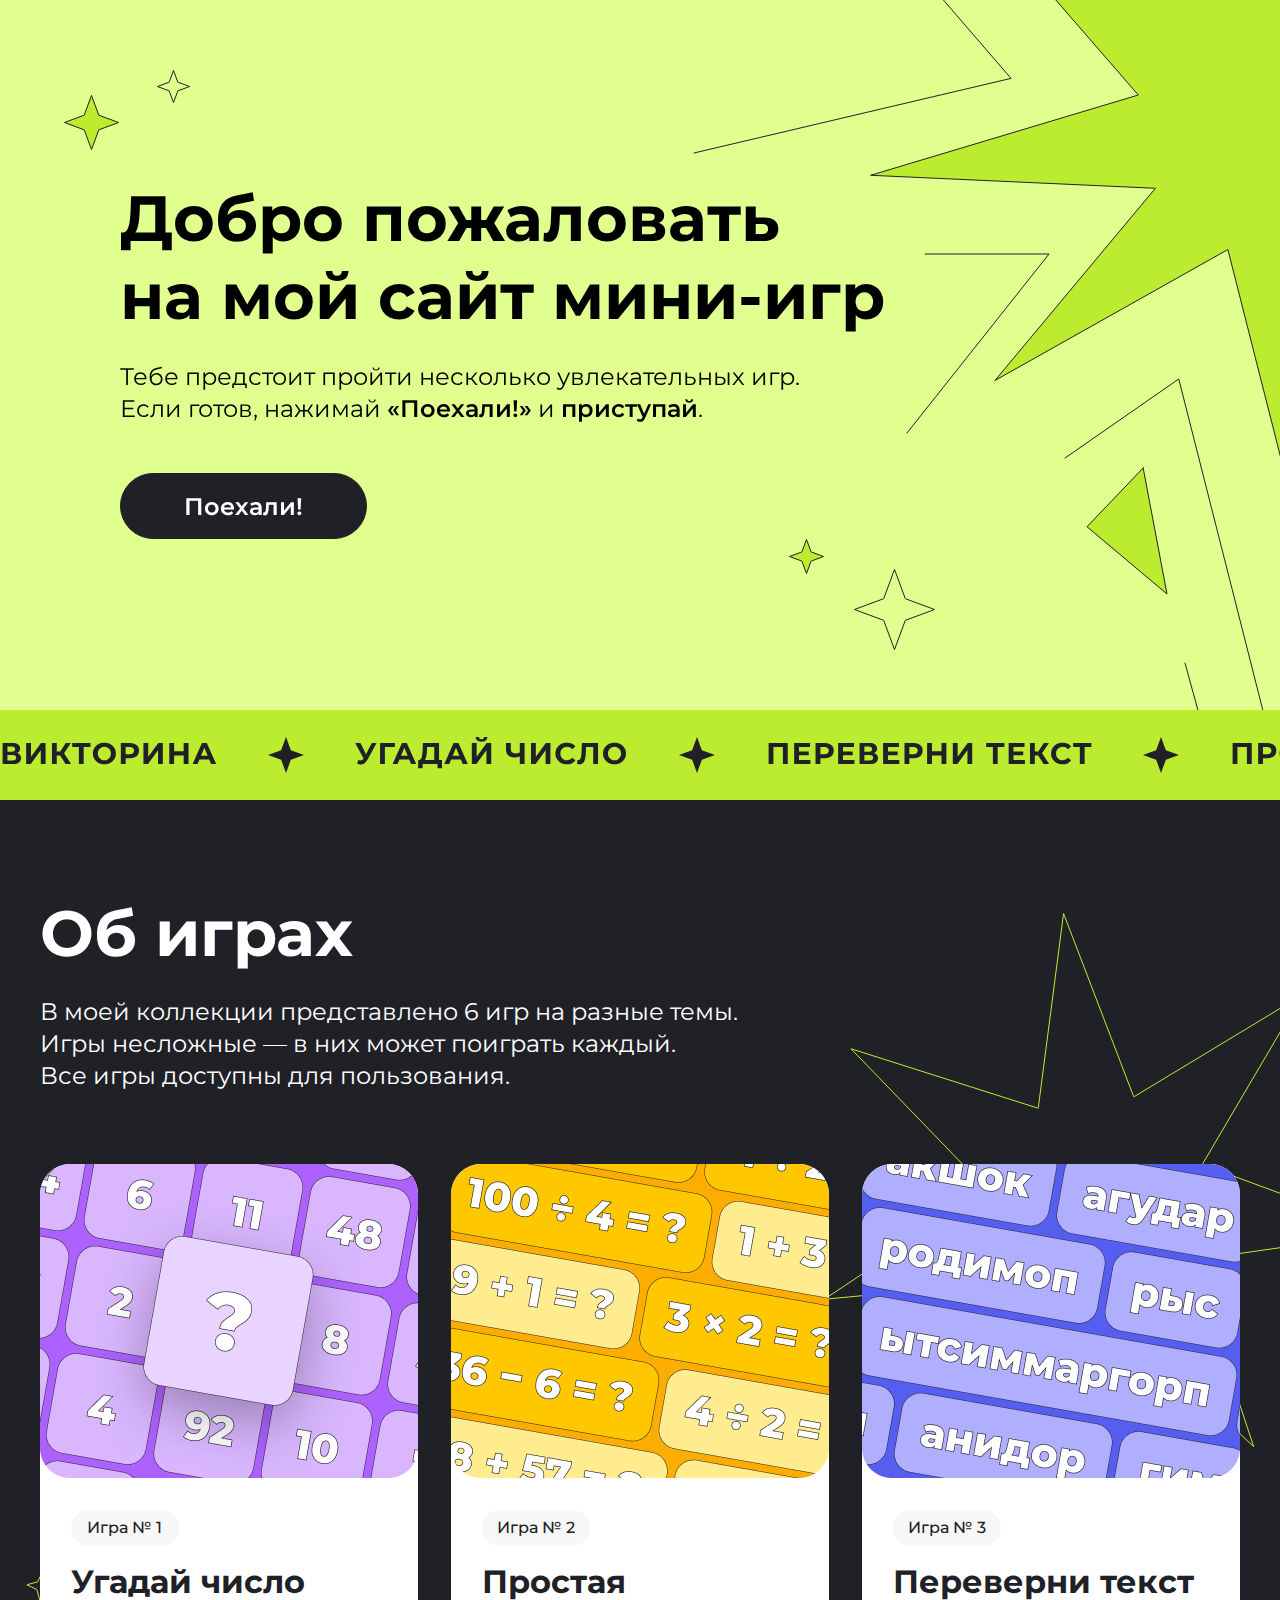
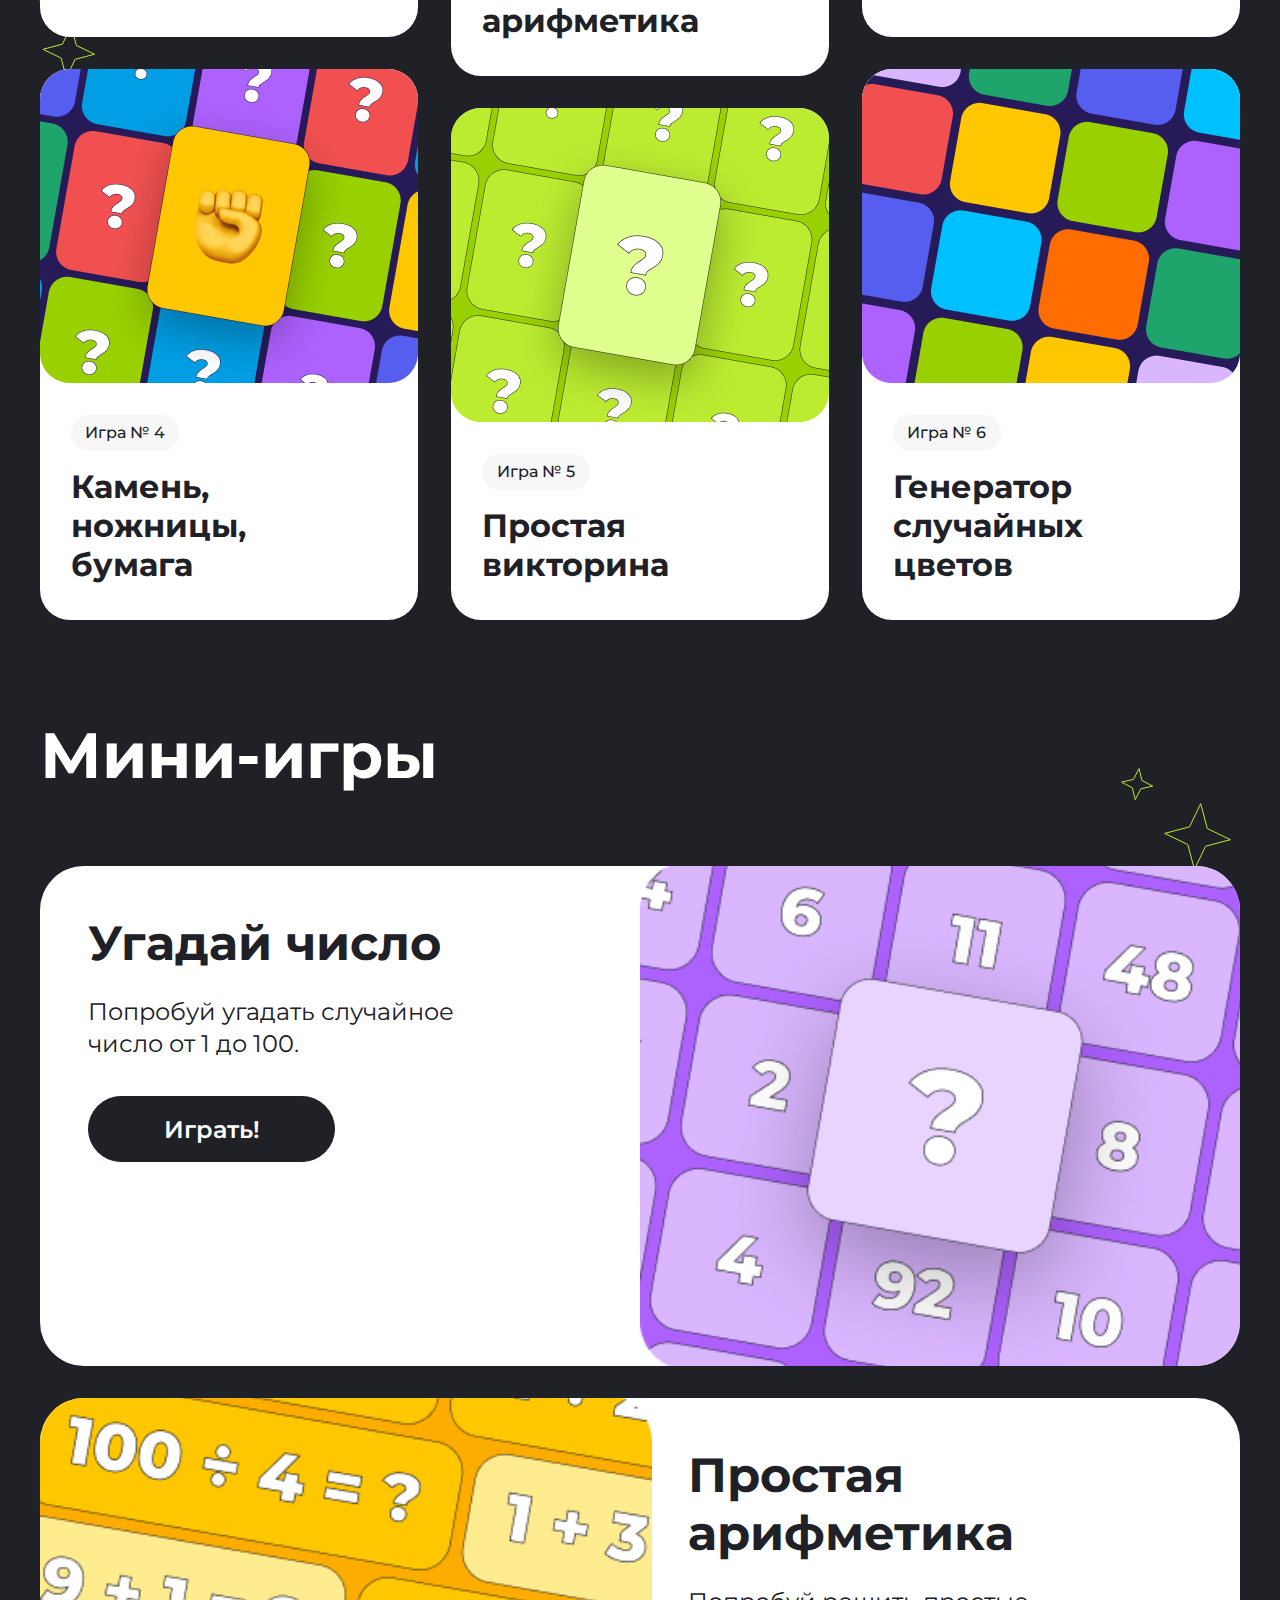
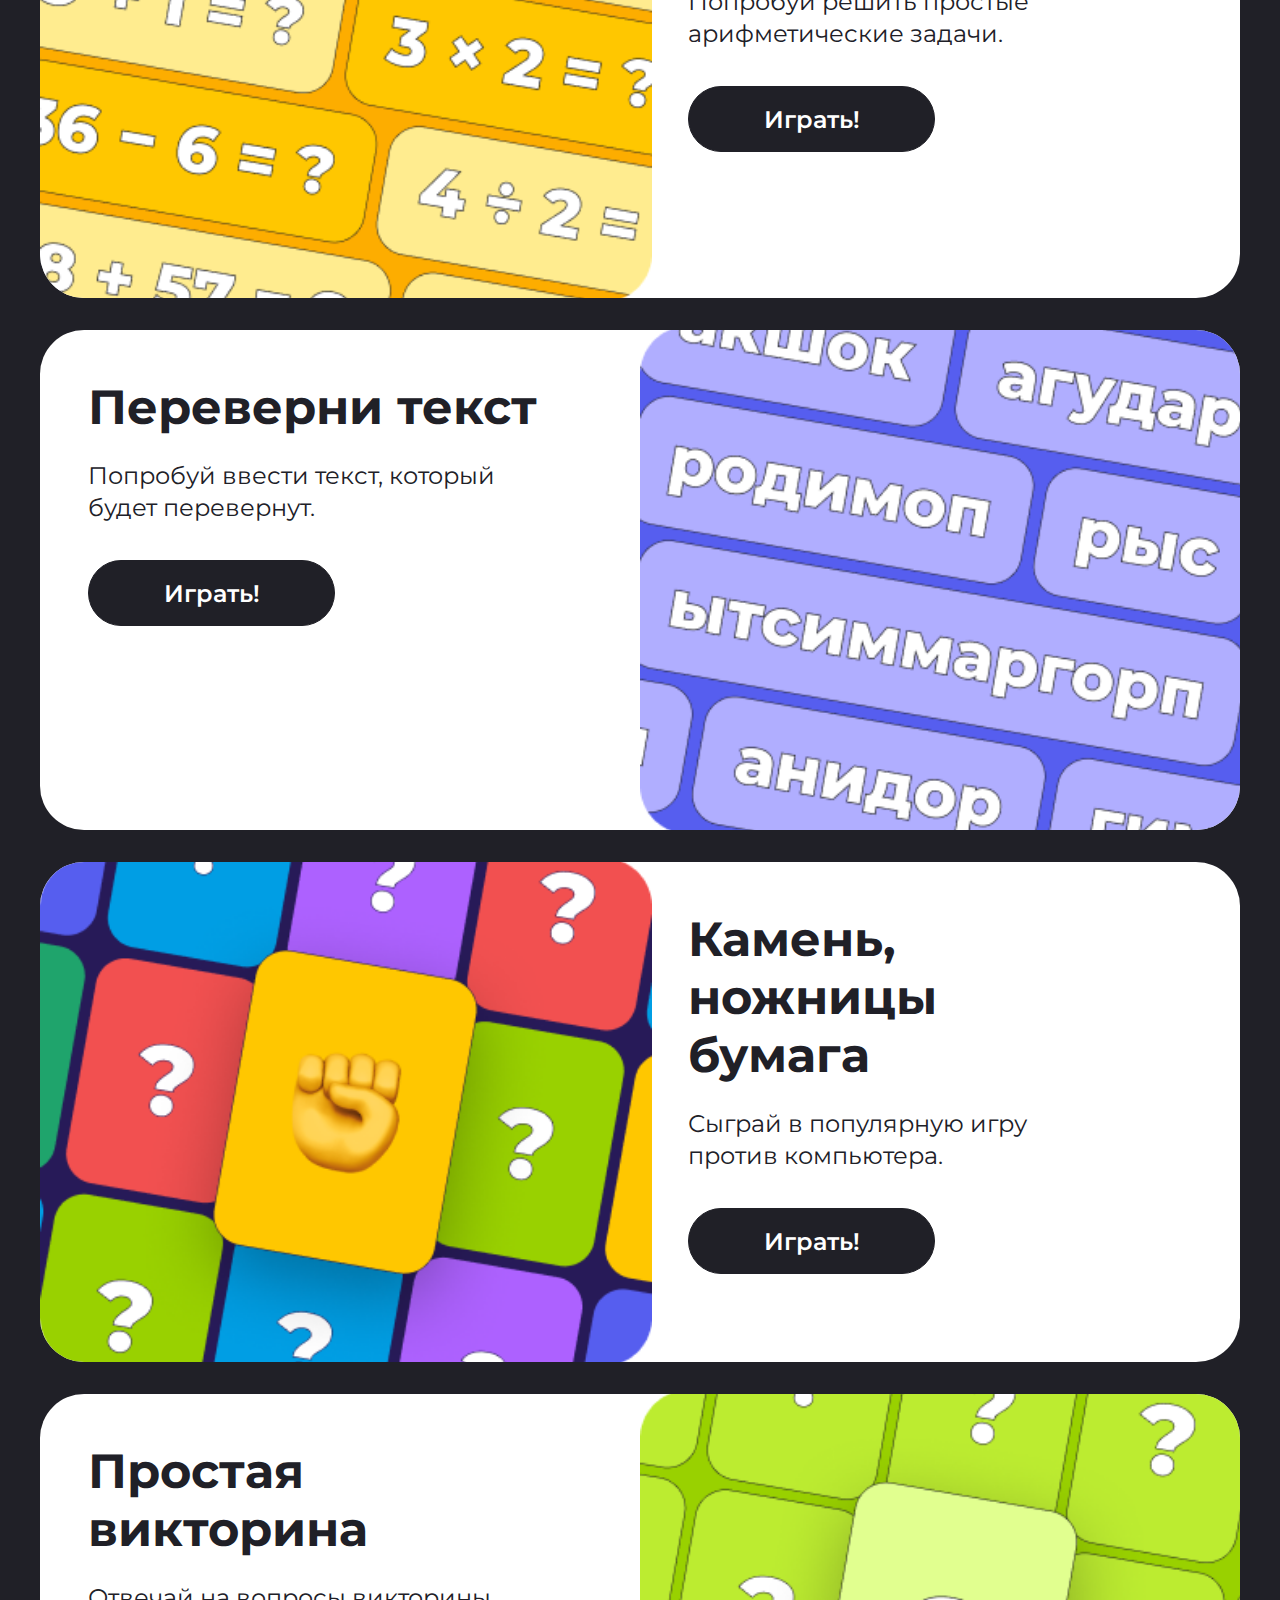
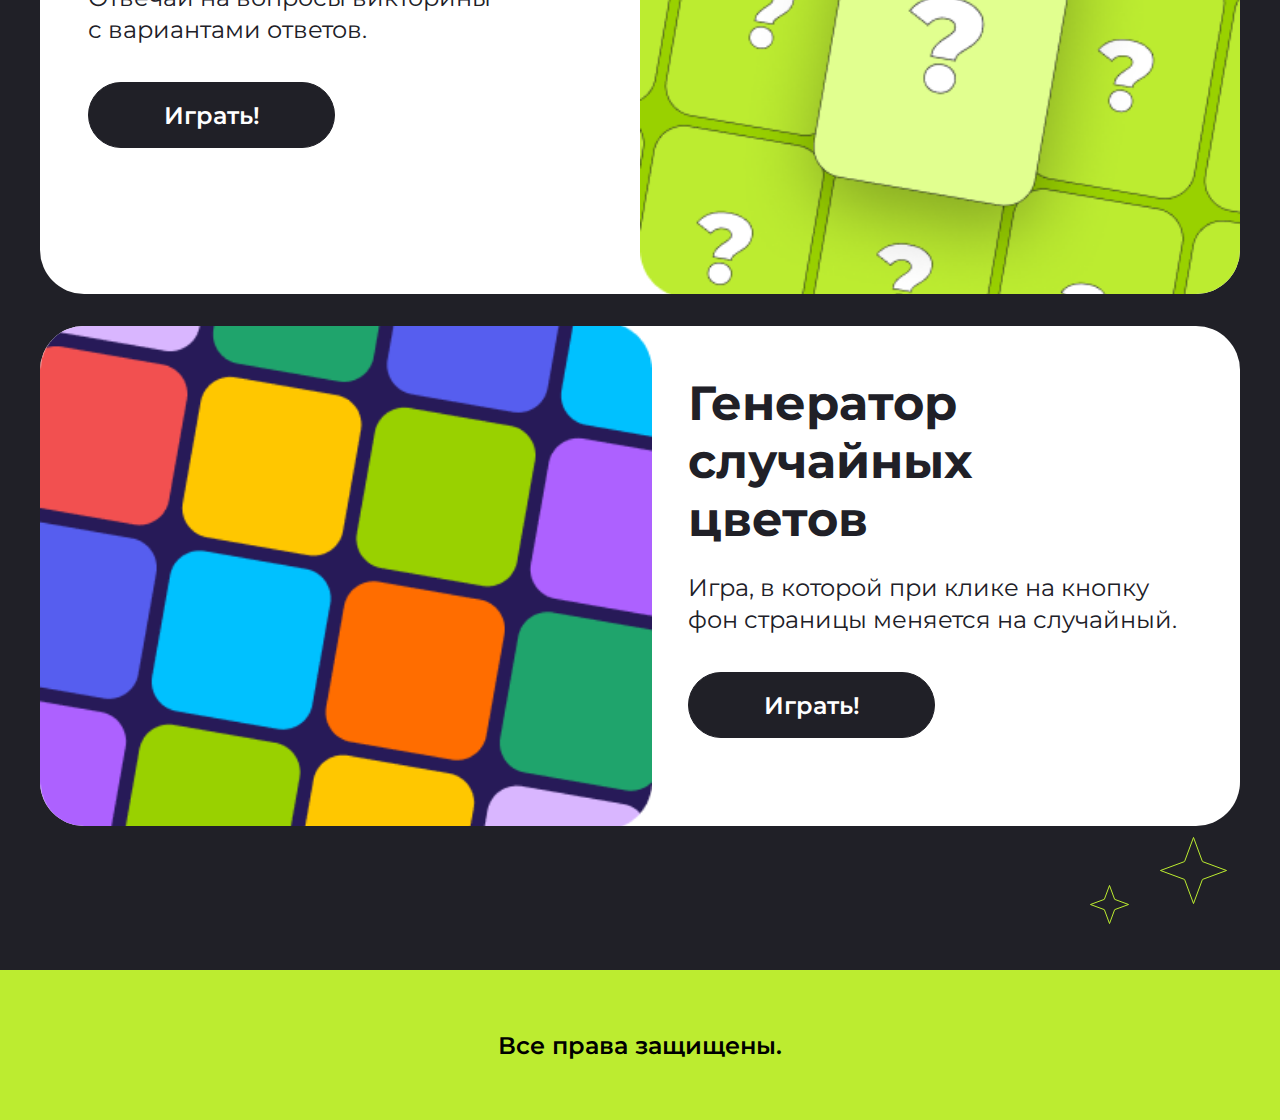
<file: index.html>
<!DOCTYPE html>
<html lang="en">
    <head>
        <meta charset="UTF-8">
        <meta name="viewport" content="width=device-width, initial-scale=1.0">
        <title>Homework1</title>
        <link rel="icon" type="image/png"
            href="images/favicon/favicon-96x96.png" sizes="96x96">
        <link rel="icon" type="image/svg+xml"
            href="images/favicon/favicon.svg">
        <link rel="shortcut icon" href="images/favicon/favicon.ico">
        <link rel="apple-touch-icon" sizes="180x180"
            href="images/favicon/apple-touch-icon.png">
        <link rel="manifest" href="images/favicon/site.webmanifest">
        <link rel="preconnect" href="https://fonts.googleapis.com">
        <link rel="preconnect" href="https://fonts.gstatic.com" crossorigin>
        <link
            href="https://fonts.googleapis.com/css2?family=Montserrat:wght@100..900&display=swap"
            rel="stylesheet">
        <link rel="stylesheet" href="style.css">
    </head>
    <body>
        <section class="header">
            <div class="stars">
                <img src="images/Star_2.svg" alt class="star star--1">
                <img src="images/Star_3.svg" alt class="star star--2">
                <div class="star-group">
                    <img src="images/Star_5.svg" alt class="star star--3">
                    <img src="images/Star_4.svg" alt class="star star--4">
                    <img src="images/Group_1597880565.svg" alt
                        class="star star--5">
                    <img src="images/Star_13.svg" alt class="star star--6">
                </div>
            </div>
            <div class="top">
                <h1 class="titel">Добро пожаловать<br>на мой сайт мини-игр</h1>
                <p class="description">Тебе предстоит пройти несколько
                    увлекательных игр. <span class="break">Если готов, нажимай
                        <span class="highlight">«Поехали!»</span> и <span
                            class="highlight">приступай</span>.</span></p>
                <p class="description-mini">Тебе предстоит пройти несколько
                    увлекательных игр. Если готов,<span class="break">нажимай
                        «Поехали!» и приступай</span></p>
                <a href="#about" class="ahead">Поехали!</a>
            </div>
            <div class="scroll">
                <div class="scroll__track">
                    <img class="scroll__line"
                        src="images/marquee_text/ticker.svg" alt="Игры">
                    <img class="scroll__line"
                        src="images/marquee_text/ticker.svg" alt
                        aria-hidden="true">
                </div>
            </div>
        </section>

        <!-- Основной контент -->
        <section class="main">
            <div class="main-stars">
                <img class="main-stars-1" src="images/Star_11.svg"
                    alt="star_11">
                <img class="main-stars-2" src="images/Star_12.svg"
                    alt="star_12">
                <img class="main-stars-3" src="images/Star_1.svg" alt="star_1">
            </div>
            <div id="about" class="about"> <!-- Якорь -->
                <h2 class="about-titel">Об играх</h2>
                <h2 class="about-mini">Мини-игры</h2>
                <p class="about-description">В моей коллекции представлено 6 игр
                    на разные темы.
                    <span class="break">Игры несложные — в них может поиграть
                        каждый.
                        <span class="break">Все игры
                            доступны для пользования.
                        </span>
                    </span>
                </p>
                <div class="games">
                    <div class="game-item item-1">
                        <a href="#mini-game-1" class="game-link">
                            <div class="picture">
                                <img src="images/game_1.png" alt="игра-1">
                            </div>
                            <div class="game-enter">
                                <span class="game-button">Игра №<span
                                        class="num-space"></span>1</span>
                                <h3 class="game-title">Угадай число</h3>
                                <p class="task">Попробуй угадать случайное число
                                    от 1 до 100.</p>
                                <span class="play">Играть!</span>
                            </div>
                        </a>
                    </div>
                    <div class="game-item item-2">
                        <a href="#mini-game-2" class="game-link">
                            <div class="picture">
                                <img src="images/game_2.png" alt="игра-2">
                            </div>
                            <div class="game-enter">
                                <span class="game-button">Игра №<span
                                        class="num-space"></span>2</span>
                                <h3 class="game-title">Простая арифметика</h3>
                                <p class="task">Попробуй решить простые
                                    арифметические задачи.</p>
                                <span class="play">Играть!</span>
                            </div>
                        </a>
                    </div>
                    <div class="game-item item-3">
                        <a href="#mini-game-3" class="game-link">
                            <div class="picture">
                                <img src="images/game_3.png" alt="игра-3">
                            </div>
                            <div class="game-enter">
                                <span class="game-button">Игра №<span
                                        class="num-space"></span>3</span>
                                <h3 class="game-title">Переверни текст</h3>
                                <p class="task">Попробуй ввести текст, который
                                    будет перевернут.</p>
                                <span class="play">Играть!</span>
                            </div>
                        </a>
                    </div>
                    <div class="game-item item-4">
                        <a href="#mini-game-4" class="game-link">
                            <div class="picture">
                                <img src="images/game_4.png" alt="игра-4">
                            </div>
                            <div class="game-enter">
                                <span class="game-button">Игра №<span
                                        class="num-space"></span>4</span>
                                <h3 class="game-title">Камень, <span
                                        class="break"> ножницы, </span><span
                                        class="break"> бумага </span>
                                </h3>
                                <p class="task">Сыграй в популярную игру
                                    против компьютера.</p>
                                <span class="play">Играть!</span>
                            </div>
                        </a>
                    </div>
                    <div class="game-item item-5">
                        <a href="#mini-game-5" class="game-link">
                            <div class="picture">
                                <img src="images/game_5.png" alt="игра-5">
                            </div>
                            <div class="game-enter">
                                <span class="game-button">Игра №<span
                                        class="num-space"></span>5</span>
                                <h3 class="game-title">Простая
                                    викторина</h3>
                                <p class="task">Отвечай на вопросы викторины
                                    с
                                    вариантами ответов.</p>
                                <span class="play">Играть!</span>
                            </div>
                        </a>
                    </div>
                    <div class="game-item item-6">
                        <a href="#mini-game-6" class="game-link">
                            <div class="picture">
                                <img src="images/game_6.png" alt="игра-6">
                            </div>
                            <div class="game-enter">
                                <span class="game-button">Игра №<span
                                        class="num-space"></span>6</span>
                                <h3 class="game-title">Генератор случайных
                                    цветов</h3>
                                <p class="task">Игра, в которой при клике на
                                    кнопку фон страницы меняется на
                                    случайный.</p>
                                <span class="play">Играть!</span>
                            </div>
                        </a>
                    </div>
                </div>
            </div>
        </section>
        <section class="alt">
            <div class="alt-stars">
                <img class="alt-stars-1" src="images/Star_7.svg"
                    alt="star_7">
                <img class="alt-stars-2" src="images/Star_6.svg"
                    alt="star_6">
                <img class="alt-stars-3" src="images/Star_10.svg"
                    alt="star_10">
                <img class="alt-stars-4" src="images/Star_8.svg"
                    alt="star_8">
            </div>
            <div class="alt-about">
                <h2 class="alt-about-titel">Мини-игры</h2>
                <div class="alt-games">
                    <div class="alt-game" id="mini-game-1">
                        <a class="alt-game-link alt-item-1">
                            <div class="alt-game-enter">
                                <h3 class="alt-game-title">Угадай число</h3>
                                <p class="alt-task">Попробуй угадать
                                    случайное
                                    <span class="break">число от 1 до
                                        100.</span></p>
                                <p class="alt-task-mini">Попробуй угадать
                                    случайное
                                    <span class="break">число от 1 до
                                        100.</span></p>
                                <span onclick="startGame"
                                    class="alt-play">Играть!</span>
                            </div>
                            <div class="alt-picture">
                                <img src="images/game_1.png" alt="игра-1">
                            </div>
                        </a>
                    </div>
                    <div class="alt-game" id="mini-game-2">
                        <a class="alt-game-link alt-item-2">
                            <div class="alt-game-enter">
                                <h3 class="alt-game-title">Простая
                                    арифметика</h3>
                                <p class="alt-task">Попробуй решить простые
                                    арифметические задачи.</p>
                                <p class="alt-task-mini">Попробуй решить простые
                                    арифметические задачи.</p>
                                <span class="alt-play">Играть!</span>
                            </div>
                            <div class="alt-picture">
                                <img src="images/game_2.png" alt="игра-2">
                            </div>
                        </a>
                    </div>
                    <div class="alt-game" id="mini-game-3">
                        <a class="alt-game-link alt-item-3">
                            <div class="alt-game-enter">
                                <h3 class="alt-game-title">Переверни
                                    текст</h3>
                                <p class="alt-task">Попробуй ввести текст,
                                    который<br>будет перевернут.</p>
                                <p class="alt-task-mini">Попробуй ввести текст,
                                    который<br>будет перевернут.</p>
                                <span class="alt-play">Играть!</span>
                            </div>
                            <div class="alt-picture">
                                <img src="images/game_3.png" alt="игра-3">
                            </div>
                        </a>
                    </div>
                    <div class="alt-game" id="mini-game-4">
                        <a href="#game4.html"
                            class="alt-game-link alt-item-4">
                            <div class="alt-game-enter">
                                <h3 class="alt-game-title">
                                    Камень,<br>ножницы<br>бумага
                                </h3>
                                <p class="alt-task">Сыграй в популярную
                                    игру<br>против компьютера.</p>
                                <p class="alt-task-mini">Сыграй в популярную
                                    игру<br>против компьютера.</p>
                                <span class="alt-play">Играть!</span>
                            </div>
                            <div class="alt-picture">
                                <img src="images/game_4.png" alt="игра-4">
                            </div>
                        </a>
                    </div>
                    <div class="alt-game" id="mini-game-5">
                        <a class="alt-game-link alt-item-5">
                            <div class="alt-game-enter">
                                <h3 class="alt-game-title">Простая
                                    викторина</h3>
                                <p class="alt-task">Отвечай на вопросы
                                    викторины<br>с вариантами
                                    ответов.</p>
                                <p class="alt-task-mini">Отвечай на вопросы
                                    викторины<br>с вариантами
                                    ответов.</p>
                                <span class="alt-play">Играть!</span>
                            </div>
                            <div class="alt-picture">
                                <img src="images/game_5.png" alt="игра-5">
                            </div>
                        </a>
                    </div>
                    <div class="alt-game" id="mini-game-6">
                        <a href="#game6.html"
                            class="alt-game-link alt-item-6">
                            <div class="alt-game-enter">
                                <h3
                                    class="alt-game-title">Генератор<br>случайных<br>цветов</h3>
                                <p class="alt-task">Игра, в которой при клике на
                                    кнопку фон страницы меняется на
                                    случайный.</p>
                                <p class="alt-task-mini">Игра, в которой при
                                    клике<br>на кнопку фон страницы меняется на
                                    случайный.</p>
                                <span class="alt-play">Играть!</span>
                            </div>
                            <div class="alt-picture">
                                <img src="images/game_6.png" alt="игра-6">
                            </div>
                        </a>
                    </div>
                </div>
            </div>
        </section>

        <footer class="copyright">
            <p class="right">Все права защищены.</p>
        </footer>
        <script src="script.js"></script>
    </body>
</html>
</file>
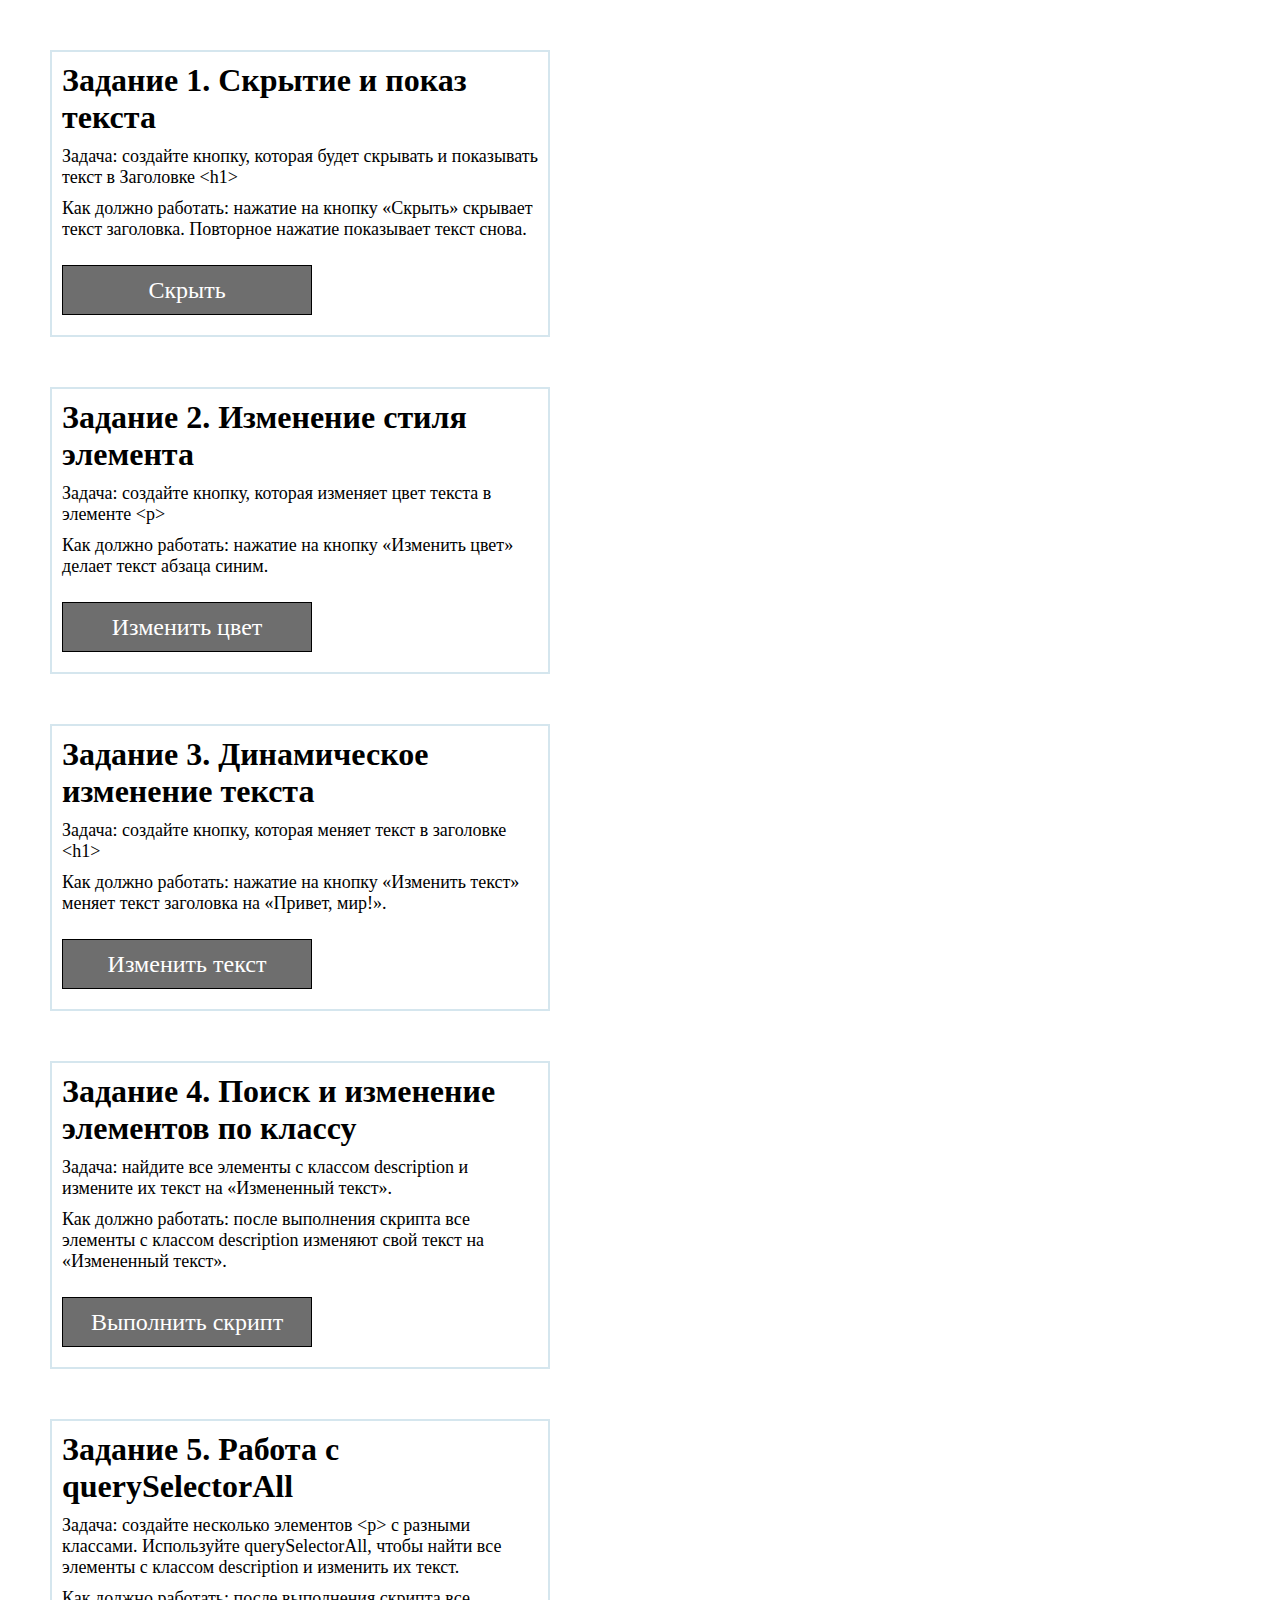
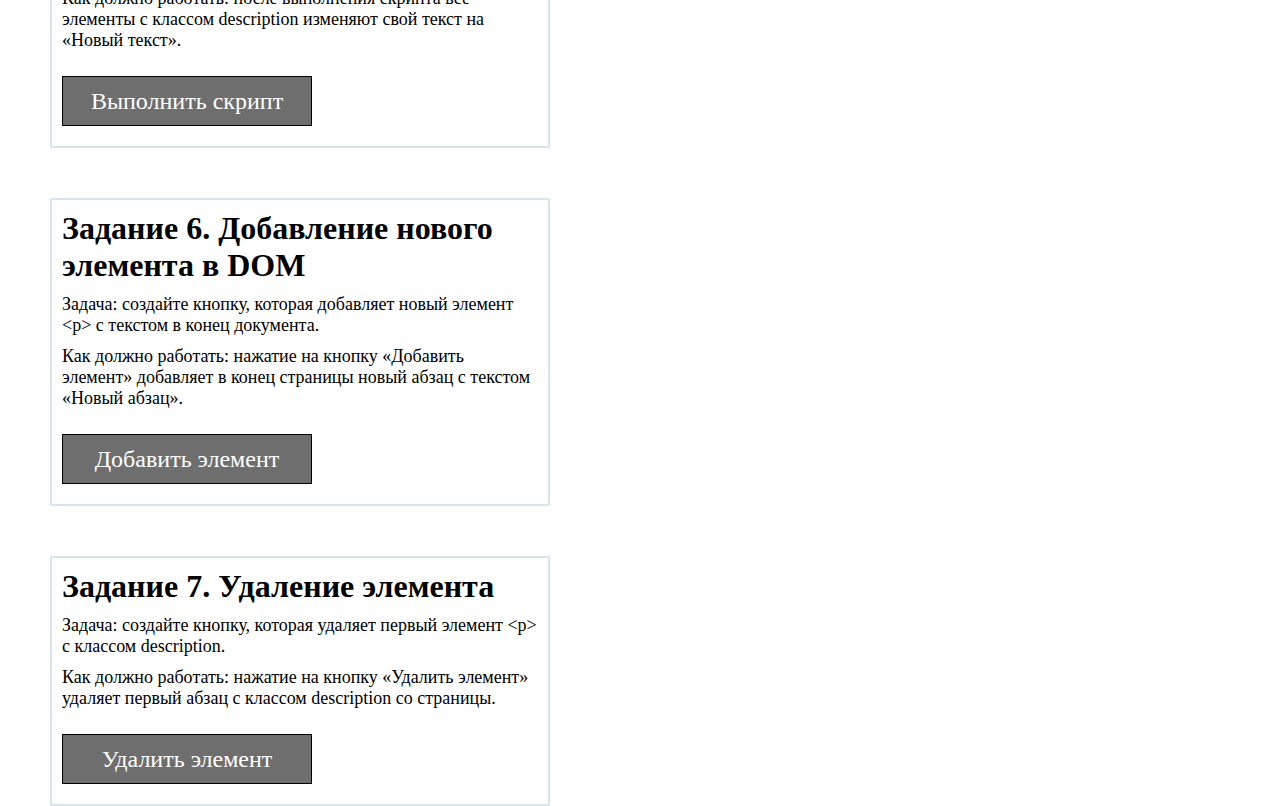
<file: tasks.html>
<!DOCTYPE html>
<html lang="en">
    <head>
        <meta charset="UTF-8">
        <meta name="viewport" content="width=device-width, initial-scale=1.0">
        <title>Homework1</title>
        <link rel="preconnect" href="https://fonts.googleapis.com">
        <link rel="preconnect" href="https://fonts.gstatic.com" crossorigin>
        <link href="https://fonts.googleapis.com/css2?family=Roboto:ital,wght@0,100..900;1,100..900&display=swap" rel="stylesheet">
        <link rel="stylesheet" href="tasks.css">
    </head>
    <body>
        <section class="lesson">
            <div class="task task_fst" id="ts1">
                <h1>Задание 1. Скрытие и показ текста</h1>
                <p>Задача: cоздайте кнопку, которая будет скрывать и показывать текст в Заголовке &lt;h1&gt;</p>
                <p>Как должно работать: нажатие на кнопку «Скрыть» скрывает текст заголовка. Повторное нажатие показывает текст снова.</p>
                <span class="button">Скрыть</span>
            </div>
            <div class="task task_scd" id="ts2">
                <h1>Задание 2. Изменение стиля элемента</h1>
                <p>Задача: создайте кнопку, которая изменяет цвет текста в элементе &lt;p&gt;</p>
                <p>Как должно работать: нажатие на кнопку «Изменить цвет» делает текст абзаца синим.</p>
                <span class="button">Изменить цвет</span>
            </div>
            <div class="task task_trd" id="ts3">
                <h1>Задание 3. Динамическое изменение текста</h1>
                <p>Задача: создайте кнопку, которая меняет текст в заголовке &lt;h1&gt;</p>
                <p>Как должно работать: нажатие на кнопку «Изменить текст» меняет текст заголовка на «Привет, мир!».</p>
                <span class="button">Изменить текст</span>
            </div>
            <div class="task task_frh" id="ts4">
                <h1>Задание 4. Поиск и изменение элементов по классу</h1>
                <p class="description"> Задача: найдите все элементы с классом description и измените их текст на «Измененный текст».</p>
                <p class="description">Как должно работать: после выполнения скрипта все элементы с классом description изменяют свой текст на «Измененный текст».</p>
                <span class="button">Выполнить скрипт</span>
            </div>
            <div class="task task_fth" id="ts5">
                <h1>Задание 5. Работа с querySelectorAll</h1>
                <p class="description"> Задача: создайте несколько элементов &lt;p&gt; с разными классами. Используйте querySelectorAll, чтобы найти все элементы с классом description и изменить их текст.</p>
                <p class="various">Как должно работать: после выполнения скрипта все элементы с классом description изменяют свой текст на «Новый текст».</p>
                <span class="button">Выполнить скрипт</span>
            </div>
            <div class="task task_sth" id="ts6">
                <h1>Задание 6. Добавление нового элемента в DOM</h1>
                <p> Задача: создайте кнопку, которая добавляет новый элемент &lt;p&gt; с текстом в конец документа.</p>
                <p>Как должно работать: нажатие на кнопку «Добавить элемент» добавляет в конец страницы новый абзац с текстом «Новый абзац».</p>
                <span class="button">Добавить элемент</span>
            </div>
            <div class="task task_svth" id="ts7">
                <h1>Задание 7. Удаление элемента</h1>
                <p class="description">Задача: создайте кнопку, которая удаляет первый элемент &lt;p&gt; с классом description.</p>
                <p class="description">Как должно работать: нажатие на кнопку «Удалить элемент» удаляет первый абзац с классом description со страницы.</p>
                <span class="button">Удалить элемент</span>
            </div>
        </section>
        <script src="tasks.js"></script>
    </body>
</html>
</file>
<file: style.css>
@charset "UTF-8";
* {
  margin: 0;
  padding: 0;
  box-sizing: border-box;
}

body {
  font-family: "Montserrat", sans-serif;
  background-color: #202027;
  display: flex;
  flex-direction: column;
  max-width: 100%;
}

.center {
  padding-left: calc(50% - 600px);
  padding-right: calc(50% - 600px);
}

a {
  text-decoration: none;
}

.header {
  height: 800px;
  max-width: 100%;
  background-color: #E1FF8F;
  position: relative;
  display: flex;
  justify-content: center;
}

.stars {
  position: absolute;
  inset: 0;
  z-index: 0;
  pointer-events: none;
}
.stars .star {
  position: absolute;
}
.stars .star--1 {
  top: 94px;
  left: 63px;
  width: 57px;
}
.stars .star--2 {
  top: 69px;
  left: 156px;
  width: 35px;
}
.stars .star--3 {
  position: absolute;
  top: 538px;
  right: 455px;
  width: 37px;
}
.stars .star--4 {
  position: absolute;
  top: 568px;
  right: 344px;
  width: 83px;
}
.stars .star--5 {
  position: absolute;
  top: 0;
  right: 0%;
  height: -moz-max-content;
  height: max-content;
}
@media (max-width: 1009px) {
  .stars .star--5 {
    display: none;
  }
}
.stars .star--6 {
  position: absolute;
  top: 0;
  right: 0%;
  height: -moz-max-content;
  height: max-content;
}
@media (min-width: 1010px) {
  .stars .star--6 {
    display: none;
  }
}

.top {
  padding-top: clamp(60px, 14vw, 196px);
  margin-left: 120px;
  max-width: 1201px;
  margin-left: 120px;
  margin-right: 120px;
  display: block;
  box-sizing: border-box;
  position: relative;
  z-index: 2;
}

.titel {
  font-weight: 700;
  font-size: 64px;
}

.description {
  font-weight: 400;
  font-size: 24px;
  margin-top: 26px;
  line-height: 32px;
}

@media (max-width: 767px) {
  .description {
    display: none;
  }
}
@media (min-width: 768px) {
  .description-mini {
    display: none;
  }
}
.highlight {
  font-weight: 600;
}

.break {
  display: inline-block;
  width: 100%;
}

.num-space {
  display: inline-block;
  width: 5px;
}

.ahead {
  background: #202027;
  border: 1px solid #202027;
  border-radius: 60px;
  width: 247px;
  height: 66px;
  font-weight: 600;
  font-size: 24px;
  color: #ffffff;
  margin-top: 48px;
  cursor: pointer;
  text-decoration: none;
  display: flex;
  justify-content: center;
  align-items: center;
}

.ahead:hover {
  background: #ffffff;
  color: #202027;
}

.scroll {
  position: absolute;
  left: 0;
  right: 0;
  bottom: 0;
  height: 90px;
  background: #BCEC30;
  overflow: hidden;
  padding: 27px 0;
  display: flex;
  align-items: center;
}
.scroll__track {
  display: flex;
  gap: 0;
  width: -moz-max-content;
  width: max-content;
  animation: marquee 20s linear infinite;
  will-change: transform;
}
.scroll__line {
  flex: 0 0 auto;
  height: 36px;
  display: block;
  margin-right: 51px;
}

/* Ключевые кадры — сдвиг ровно на половину дорожки */
@keyframes marquee {
  from {
    transform: translateX(0);
  }
  to {
    transform: translateX(-50%);
  }
}
.main {
  display: flex;
  justify-content: center;
  position: relative;
}
.main-stars {
  position: absolute;
  inset: 0;
  z-index: 0;
  pointer-events: none;
  display: flex;
  flex-direction: column;
  width: 100%;
}
.main-stars-1 {
  position: absolute;
  top: 770px;
  left: 25px;
}
.main-stars-2 {
  position: absolute;
  top: 824px;
  left: 41px;
}
.main-stars-3 {
  position: absolute;
  top: 111px;
  right: 0;
}

.about {
  max-width: 1201px;
  margin-top: 94px;
  margin-left: 120px;
  margin-right: 120px;
  position: relative;
  z-index: 3;
}
.about-titel {
  font-weight: 700;
  font-size: 64px;
  color: #FFFFFF;
}
.about-mini {
  font-weight: 700;
  font-size: 40px;
  color: #FFFFFF;
}
.about-description {
  font-weight: 400;
  font-size: 24px;
  color: #FFFFFF;
  margin-top: 24px;
  line-height: 32px;
}
@media (max-width: 767px) {
  .about-description, .about-titel {
    display: none;
  }
}
@media (min-width: 768px) {
  .about-mini {
    display: none;
  }
}
.about .games {
  display: grid;
  grid-template-columns: repeat(3, 1fr);
  gap: 32px;
  width: 1201px;
  height: auto;
  padding-top: 72px;
}
.about .game-item {
  background-color: #FFFFFF;
  border-radius: 30px;
  width: 378px;
}
.about .item-1 {
  grid-column: 1/span 1;
  grid-row: 1/span 1;
  height: 473px;
}
.about .item-2 {
  grid-column: 2/span 1;
  grid-row: 1/span 2;
  height: 512px;
}
.about .item-3 {
  grid-column: 3/span 1;
  grid-row: 1/span 1;
  height: 473px;
}
.about .item-4 {
  grid-column: 1/span 1;
  grid-row: 2/span 4;
  height: 551px;
}
.about .item-5 {
  grid-column: 2/span 1;
  grid-row: 3/span 1;
  height: 512px;
}
.about .item-6 {
  grid-column: 3/span 1;
  grid-row: 2/span 4;
  height: 551px;
}
.about .picture {
  width: 100%;
  border-radius: 30px;
  overflow: hidden;
}
.about .picture img {
  width: 100%;
  height: 100%;
  -o-object-fit: cover;
     object-fit: cover;
}
.about .game-enter {
  padding: 28px 32px 32px 31px;
  display: flex;
  flex-direction: column;
  gap: 16px;
}
.about .game-title {
  font-weight: 700;
  font-size: 32px;
  color: #202027;
}
.about .game-button {
  background: #F7F7F7;
  border: 1px solid #F7F7F7;
  border-radius: 52.58px;
  width: 108px;
  height: 36px;
  font-weight: 500;
  font-size: 16px;
  line-height: 110%;
  color: #202027;
  cursor: pointer;
  display: flex;
  justify-content: center;
  align-items: center;
}
.about .play {
  display: none;
}
.about .task {
  display: none;
}

.alt {
  display: flex;
  justify-content: center;
  position: relative;
}
.alt-stars {
  position: absolute;
  inset: 0;
  z-index: 0;
  pointer-events: none;
  flex-direction: column;
  width: 100%;
}
.alt-stars-1 {
  position: absolute;
  top: 83px;
  right: 125px;
  width: 35.15px;
  height: 35.15px;
}
.alt-stars-2 {
  position: absolute;
  top: 118px;
  right: 48px;
  width: 68.86px;
  height: 68.86px;
}
.alt-stars-3 {
  position: absolute;
  bottom: 45px;
  right: 150px;
  width: 41px;
  height: 41px;
}
.alt-stars-4 {
  position: absolute;
  bottom: 65px;
  right: 52px;
  width: 69px;
  height: 69px;
}

.alt-about {
  max-width: 1200px;
  width: 100%;
  padding: 32px 0px;
  box-sizing: border-box;
  position: relative;
  z-index: 3;
  margin-bottom: 112px;
}
.alt-about-titel {
  font-weight: 700;
  font-size: 64px;
  color: #FFFFFF;
}
.alt-about .alt-games {
  display: flex;
  flex-direction: column;
  align-items: center;
  gap: 32px;
  margin-top: 72px;
}
.alt-about .alt-game {
  background-color: #FFFFFF;
  border-radius: 44px;
  overflow: hidden;
  width: 100%;
  height: 500px;
}
.alt-about .alt-item-1 {
  display: flex;
  flex-direction: row;
}
.alt-about .alt-item-2 {
  display: flex;
  flex-direction: row-reverse;
}
.alt-about .alt-item-3 {
  display: flex;
  flex-direction: row;
}
.alt-about .alt-item-4 {
  display: flex;
  flex-direction: row-reverse;
}
.alt-about .alt-item-5 {
  display: flex;
  flex-direction: row;
}
.alt-about .alt-item-6 {
  display: flex;
  flex-direction: row-reverse;
}

.alt-game-enter {
  margin: 48px 48px 0px 48px;
  width: 504px;
  height: 500px;
}

.alt-game-title {
  font-weight: 700;
  font-size: 48px;
  color: #202027;
}

.alt-task,
.alt-message {
  font-weight: 400;
  font-size: 24px;
  color: #202027;
  margin-top: 24px;
  line-height: 32px;
}

.alt-task-mini {
  display: none;
}

.alt-play {
  background: #202027;
  border: 1px solid #202027;
  border-radius: 60px;
  width: 247px;
  height: 66px;
  font-weight: 600;
  font-size: 24px;
  color: #ffffff;
  cursor: pointer;
  display: flex;
  justify-content: center;
  align-items: center;
  margin-top: 36px;
}

.alt-play:hover {
  background: #ffffff;
  color: #202027;
}

.alt-input {
  border: 1px solid #202027;
  border-radius: 60px;
  width: 247px;
  height: 66px;
  font-weight: 600;
  font-size: 24px;
  text-align: center;
  margin-top: 24px;
}

.alt-picture {
  width: 600px;
  height: 100%;
}
.alt-picture img {
  width: 102%;
  height: 500px;
  -o-object-fit: cover;
     object-fit: cover;
}

.copyright {
  height: 150px;
  background-color: #BCEC30;
  display: flex;
  justify-content: center;
  align-items: center;
}

.right {
  font-weight: 600;
  font-size: 24px;
  color: #000000;
}

@media (max-width: 1200px) and (min-width: 769px) {
  .about .games {
    grid-template-columns: repeat(2, 1fr);
    gap: 24px;
    padding: 0 16px;
    width: 100%;
    padding-top: 72px;
  }
  .about .game-item {
    width: 100%;
    height: auto;
  }
  .about .item-1,
  .about .item-2,
  .about .item-3,
  .about .item-4,
  .about .item-5,
  .about .item-6 {
    grid-column: auto !important;
    grid-row: auto !important;
    height: auto !important;
  }
}
@media (max-width: 768px) {
  .header {
    max-width: 100%;
    height: 700px;
  }
  .top {
    max-width: 375px;
    display: flex;
    flex-direction: column;
    align-items: center;
    padding-top: 147px;
    margin: 0 auto;
    position: relative;
    z-index: 2;
  }
  .main {
    margin: 0;
    padding: 0;
  }
  .titel {
    font-size: 40px;
    text-align: center;
  }
  .description {
    display: none;
  }
  .description-mini {
    display: block;
    font-size: 16px;
    text-align: center;
    margin-top: 24px;
  }
  .ahead {
    width: 285px;
    height: 55px;
    font-size: 16px;
    margin-top: 40px;
  }
  .stars .star.star--1 {
    top: 97px;
    left: 37px;
    width: 35px;
  }
  .stars .star.star--2 {
    top: 64px;
    left: 91px;
    width: 21px;
  }
  .stars .star.star--3 {
    top: 557px;
    right: 84px;
    width: 18px;
  }
  .stars .star.star--4 {
    top: 580px;
    right: 32px;
    width: 39px;
  }
  .scroll {
    padding: 0px;
    height: 51.34px;
  }
  .scroll__track {
    animation: marquee 20s linear infinite;
  }
  .scroll__line {
    height: 19.34px;
    margin-right: 27.4px;
  }
  .main-stars {
    display: none;
  }
  .about {
    display: none;
  }
  .alt-about {
    padding: 48.34px 16px 0px 16px;
    margin-bottom: 9.88px;
  }
  .alt-about-titel {
    font-size: 40px;
  }
  .alt-about .alt-games {
    gap: 25.4px;
    margin-top: 48px;
  }
  .alt-about .alt-game {
    width: 343px;
    height: auto;
  }
  .alt-about .alt-item-1,
  .alt-about .alt-item-2,
  .alt-about .alt-item-3,
  .alt-about .alt-item-4,
  .alt-about .alt-item-5,
  .alt-about .alt-item-6 {
    display: flex;
    flex-direction: column-reverse;
  }
  .alt-games {
    gap: 25px;
  }
  .alt-game-enter {
    margin: 29.04px 29.04px 32.67px 29.04px;
    width: 284.93px;
    height: auto;
  }
  .alt-game-title {
    font-size: 32px;
  }
  .alt-task {
    display: none;
  }
  .alt-task-mini,
  .alt-message {
    display: block;
    font-size: 16px;
    margin-top: 16px;
    color: #202027;
  }
  .alt-play {
    width: 285px;
    height: 55px;
    font-size: 16px;
    margin-top: 32px;
  }
  .alt-play:hover {
    background: #ffffff;
    color: #202027;
  }
  .alt-input {
    border: 1px solid #202027;
    border-radius: 60px;
    width: 285px;
    height: 55px;
    font-weight: 600;
    font-size: 16px;
    text-align: center;
    margin-top: 16px;
  }
  .alt-picture {
    width: 343px;
    height: 284.93px;
  }
  .alt-picture img {
    width: 343px;
    height: 284.93px;
    -o-object-fit: cover;
       object-fit: cover;
  }
  .copyright {
    height: 100px;
  }
  .right {
    font-size: 16px;
  }
}
@media (max-width: 768px) and (max-width: 375px) {
  .alt-stars {
    display: none;
  }
}
@media (max-width: 374px) {
  body {
    display: none;
  }
}/*# sourceMappingURL=style.css.map */
</file>
<file: tasks.css>
* {
  margin: 0;
  padding: 0;
  box-sizing: border-box;
}
.task {
  width: 500px;
  height: 100%;
  margin-top: 50px;
  margin-left: 50px;
  padding: 10px;
  border: 2px solid #d5e6ee;
}
.button {
  background: #6e6e6e;
  border: 1px solid #000000;
  width: 250px;
  height: 50px;
  font-weight: 500;
  font-size: 24px;
  color: #ffffff;
  cursor: pointer;
  display: flex;
  justify-content: center;
  align-items: center;
  margin-top: 25px;
  margin-bottom: 10px;
}
p {
  margin-top: 10px;
  font-size: 18px;
}
</file>
